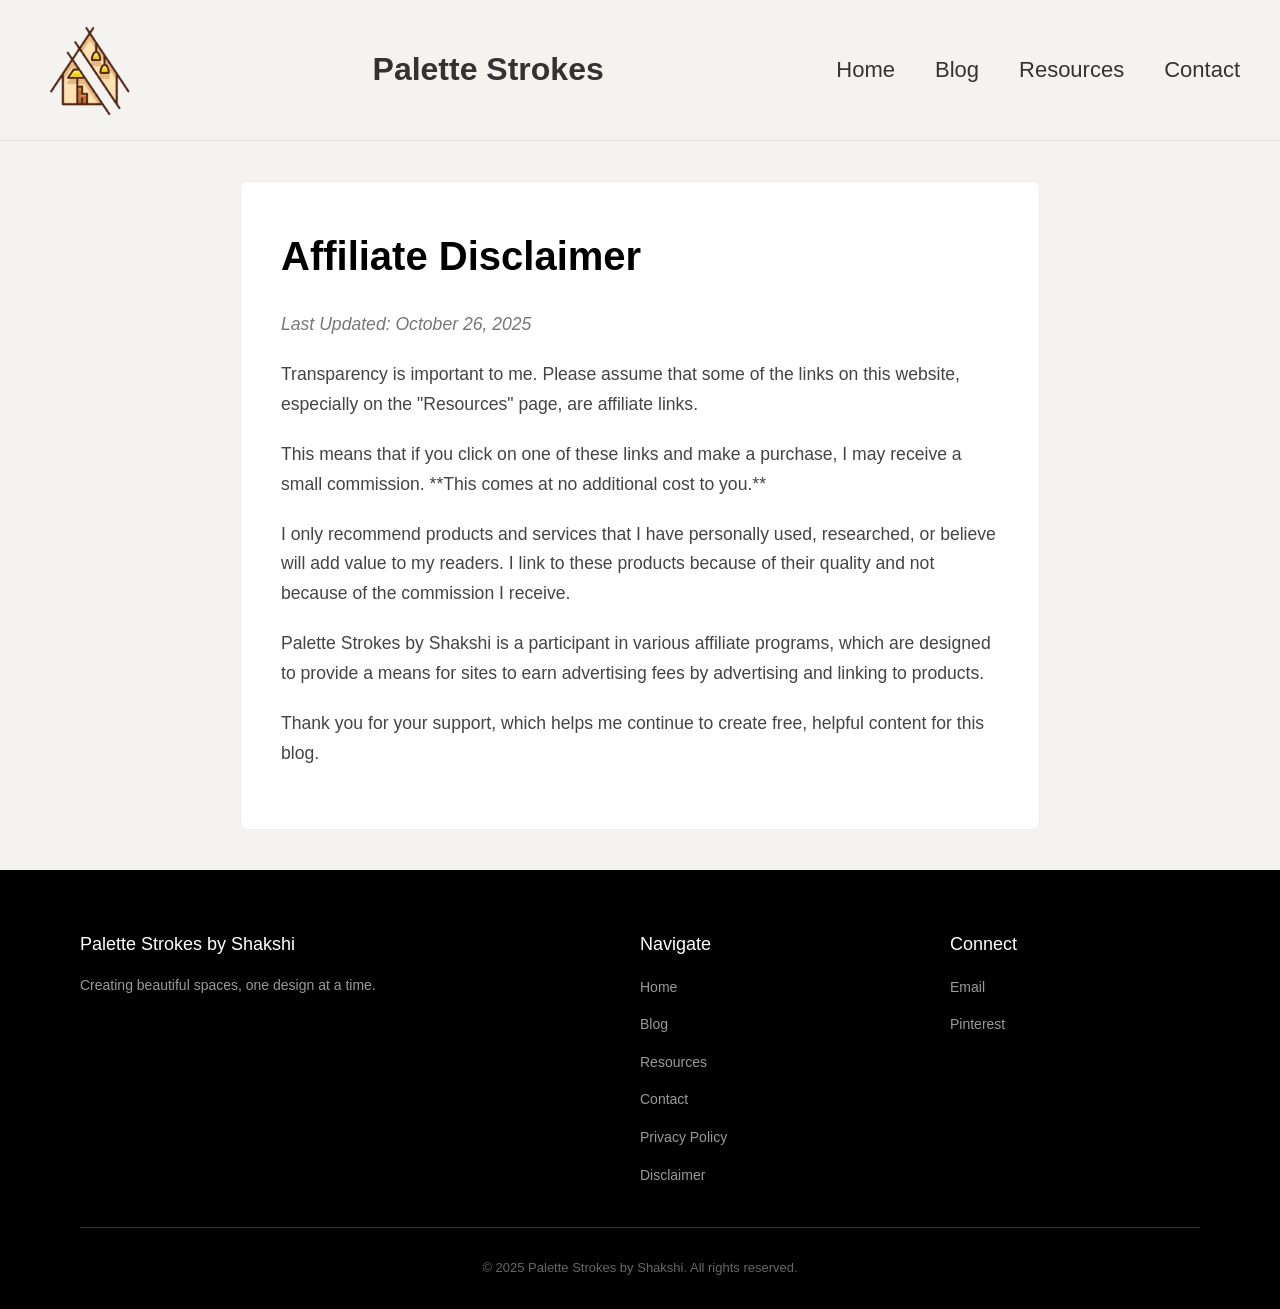
<file: disclaimer.html>
<!DOCTYPE html>
<html lang="en">
<head>
  <meta charset="UTF-8">
  <meta name="viewport" content="width=device-width, initial-scale=1.0">
  <title>Affiliate Disclaimer - Palette Strokes by Shakshi</title>
  <link rel="icon" href="images/logo.png">
  <link rel="stylesheet" href="css/styles.css">
  <style>
    /* Styles for simple content pages */
    .content-page {
      max-width: 800px;
      margin: 40px auto;
      padding: 40px;
      background-color: #fff;
      border-radius: 8px;
      line-height: 1.7;
    }
    .content-page h1 {
      font-size: 2.5rem;
      font-weight: 700;
      margin-bottom: 20px;
    }
    .content-page p {
      margin-bottom: 20px;
      color: #444;
      font-size: 1.1rem;
    }
  </style>
</head>
<body>
  <!-- Header -->
  <header>
    <a href="index.html" class="logo"><img src="images/logo.png" alt="Palette Strokes by Shakshi"></a>
    <h1 class="site-title">Palette Strokes</h1>
    <nav>
      <ul>
        <li><a href="index.html">Home</a></li>
        <li><a href="blog.html">Blog</a></li>
        <li><a href="resources.html">Resources</a></li>
        <li><a href="contact.html">Contact</a></li>
      </ul>
    </nav>
  </header>

  <!-- Main Content -->
  <main>
    <div class="content-page">
      <h1>Affiliate Disclaimer</h1>
      <p><em>Last Updated: October 26, 2025</em></p>
      
      <p>Transparency is important to me. Please assume that some of the links on this website, especially on the "Resources" page, are affiliate links. </p>

      <p>This means that if you click on one of these links and make a purchase, I may receive a small commission. **This comes at no additional cost to you.**</p>

      <p>I only recommend products and services that I have personally used, researched, or believe will add value to my readers. I link to these products because of their quality and not because of the commission I receive.</p>

      <p>Palette Strokes by Shakshi is a participant in various affiliate programs, which are designed to provide a means for sites to earn advertising fees by advertising and linking to products.</p>

      <p>Thank you for your support, which helps me continue to create free, helpful content for this blog.</p>
    </div>
  </main>

  <!-- Footer -->
  <footer class="footer-component">
    <div class="footer-content">
      <div class="footer-section">
        <h3>Palette Strokes by Shakshi</h3>
        <p>Creating beautiful spaces, one design at a time.</p>
      </div>
      <div class="footer-section">
        <h3>Navigate</h3>
        <ul>
          <li><a href="index.html">Home</a></li>
          <li><a href="blog.html">Blog</a></li>
          <li><a href="resources.html">Resources</a></li>
          <li><a href="contact.html">Contact</a></li>
          <li><a href="privacy.html">Privacy Policy</a></li>
          <li><a href="disclaimer.html">Disclaimer</a></li>
        </ul>
      </div>
      <div class="footer-section">
        <h3>Connect</h3>
        <ul>
          <li><a href="mailto:palettestrokesbyshakshi@gmail.com">Email</a></li>
          <li><a href="https://in.pinterest.com/PaletteStrokesByShakshi/">Pinterest</a></li>
        </ul>
      </div>
    </div>
    <div class="footer-bottom">
      <p>© 2025 Palette Strokes by Shakshi. All rights reserved.</p>
    </div>
  </footer>

  <script src="js/main.js" type="module"></script>
</body>
</html>
</file>
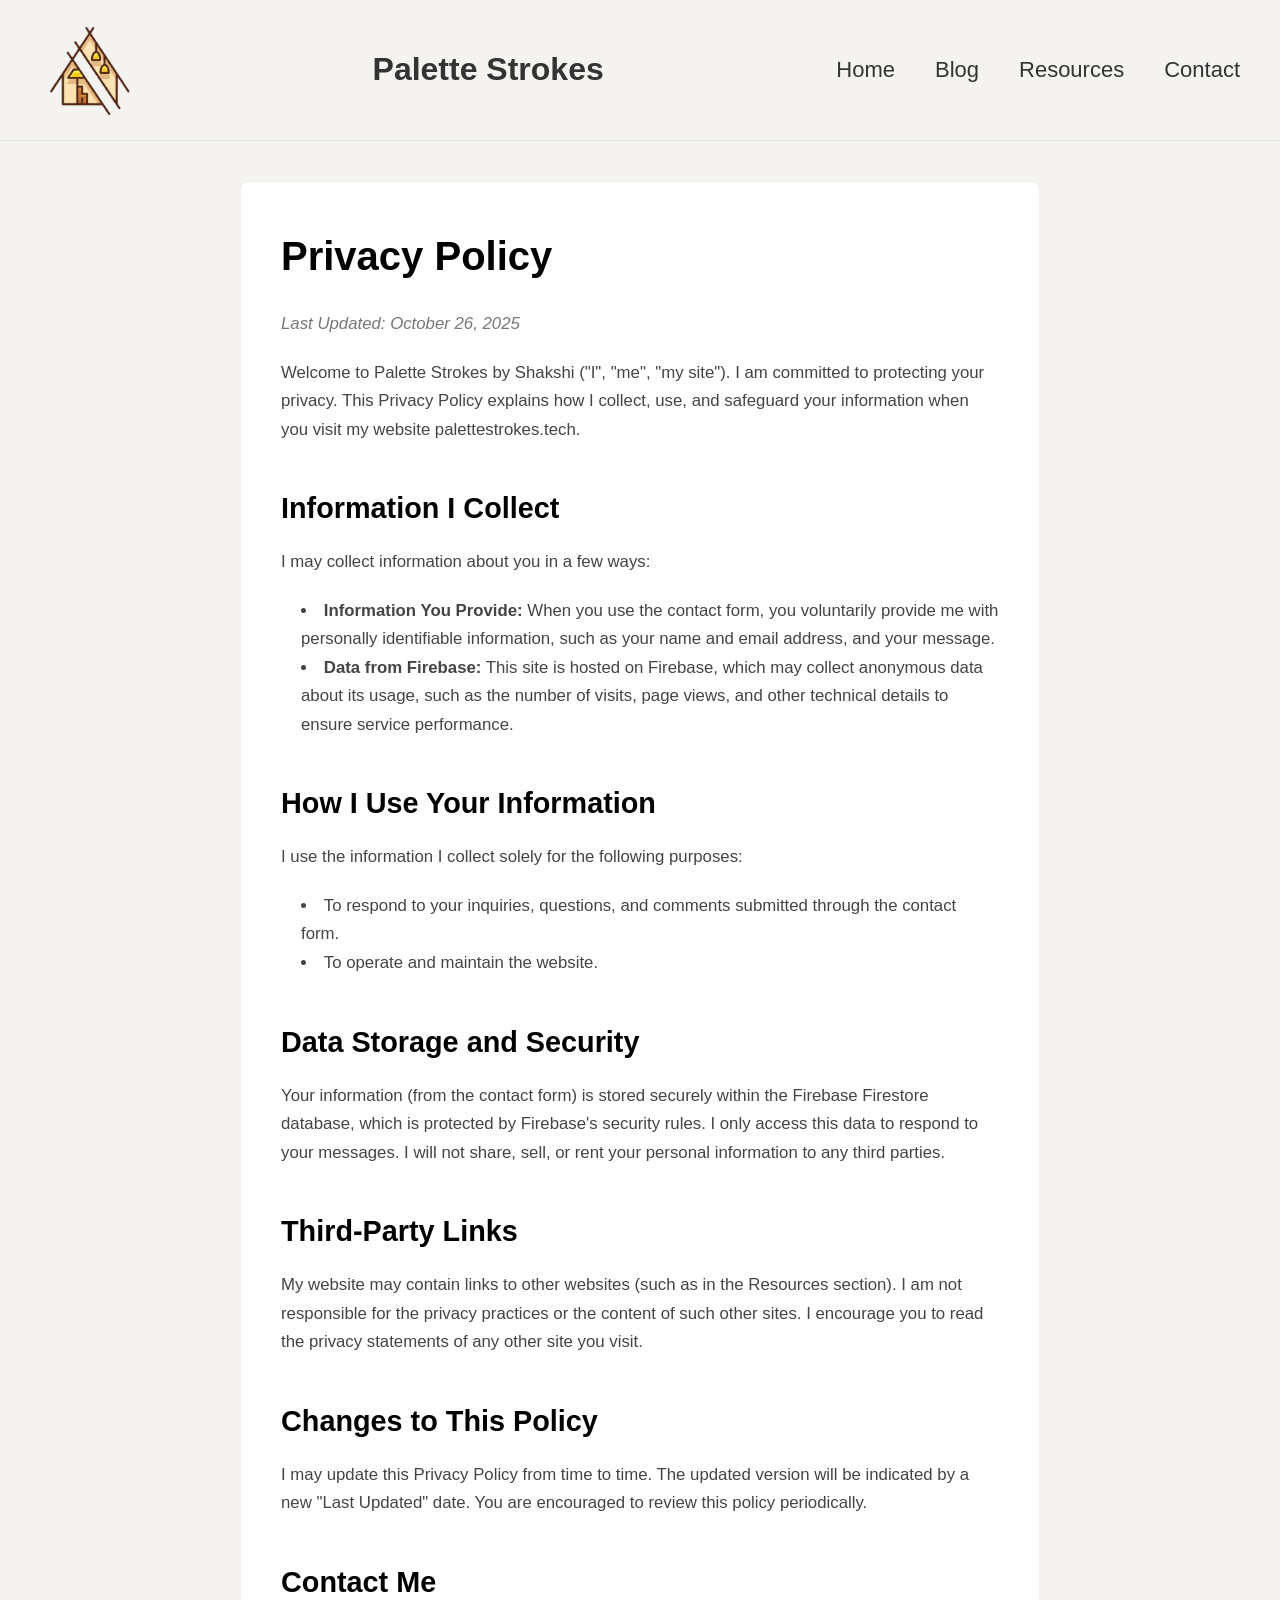
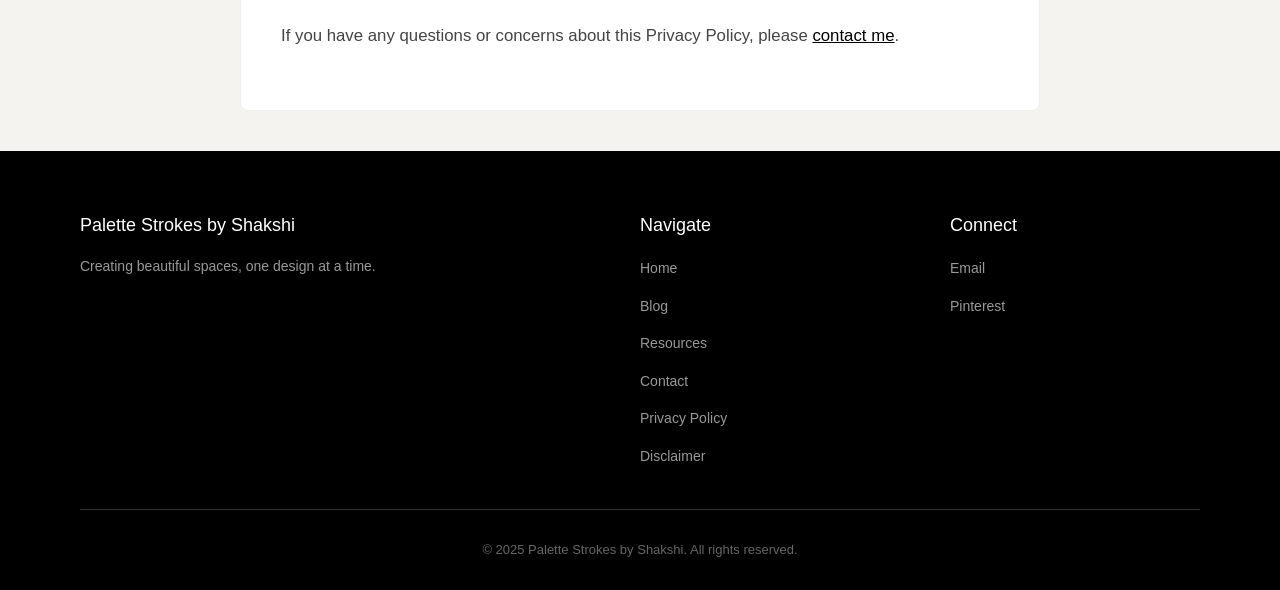
<file: privacy.html>
<!DOCTYPE html>
<html lang="en">
<head>
  <meta charset="UTF-8">
  <meta name="viewport" content="width=device-width, initial-scale=1.0">
  <title>Privacy Policy - Palette Strokes by Shakshi</title>
  <link rel="icon" href="images/logo.png">
  <link rel="stylesheet" href="css/styles.css">
  <style>
    /* Styles for simple content pages */
    .content-page {
      max-width: 800px;
      margin: 40px auto;
      padding: 40px;
      background-color: #fff;
      border-radius: 8px;
      line-height: 1.7;
    }
    .content-page h1 {
      font-size: 2.5rem;
      font-weight: 700;
      margin-bottom: 20px;
    }
    .content-page h2 {
      font-size: 1.8rem;
      font-weight: 600;
      margin-top: 40px;
      margin-bottom: 15px;
    }
    .content-page p, .content-page ul {
      margin-bottom: 20px;
      color: #444;
    }
    .content-page ul {
      list-style-position: inside;
    }
  </style>
</head>
<body>
  <!-- Header -->
  <header>
    <a href="index.html" class="logo"><img src="images/logo.png" alt="Palette Strokes by Shakshi"></a>
    <h1 class="site-title">Palette Strokes</h1>
    <nav>
      <ul>
        <li><a href="index.html">Home</a></li>
        <li><a href="blog.html">Blog</a></li>
        <li><a href="resources.html">Resources</a></li>
        <li><a href="contact.html">Contact</a></li>
      </ul>
    </nav>
  </header>

  <!-- Main Content -->
  <main>
    <div class="content-page">
      <h1>Privacy Policy</h1>
      <p><em>Last Updated: October 26, 2025</em></p>
      
      <p>Welcome to Palette Strokes by Shakshi ("I", "me", "my site"). I am committed to protecting your privacy. This Privacy Policy explains how I collect, use, and safeguard your information when you visit my website palettestrokes.tech.</p>

      <h2>Information I Collect</h2>
      <p>I may collect information about you in a few ways:</p>
      <ul>
        <li><strong>Information You Provide:</strong> When you use the contact form, you voluntarily provide me with personally identifiable information, such as your name and email address, and your message.</li>
        <li><strong>Data from Firebase:</strong> This site is hosted on Firebase, which may collect anonymous data about its usage, such as the number of visits, page views, and other technical details to ensure service performance.</li>
      </ul>

      <h2>How I Use Your Information</h2>
      <p>I use the information I collect solely for the following purposes:</p>
      <ul>
        <li>To respond to your inquiries, questions, and comments submitted through the contact form.</li>
        <li>To operate and maintain the website.</li>
      </ul>

      <h2>Data Storage and Security</h2>
      <p>Your information (from the contact form) is stored securely within the Firebase Firestore database, which is protected by Firebase's security rules. I only access this data to respond to your messages. I will not share, sell, or rent your personal information to any third parties.</p>

      <h2>Third-Party Links</h2>
      <p>My website may contain links to other websites (such as in the Resources section). I am not responsible for the privacy practices or the content of such other sites. I encourage you to read the privacy statements of any other site you visit.</p>

      <h2>Changes to This Policy</h2>
      <p>I may update this Privacy Policy from time to time. The updated version will be indicated by a new "Last Updated" date. You are encouraged to review this policy periodically.</p>

      <h2>Contact Me</h2>
      <p>If you have any questions or concerns about this Privacy Policy, please <a href="contact.html">contact me</a>.</p>
    </div>
  </main>

  <!-- Footer -->
  <footer class="footer-component">
    <div class="footer-content">
      <div class="footer-section">
        <h3>Palette Strokes by Shakshi</h3>
        <p>Creating beautiful spaces, one design at a time.</p>
      </div>
      <div class="footer-section">
        <h3>Navigate</h3>
        <ul>
          <li><a href="index.html">Home</a></li>
          <li><a href="blog.html">Blog</a></li>
          <li><a href="resources.html">Resources</a></li>
          <li><a href="contact.html">Contact</a></li>
          <li><a href="privacy.html">Privacy Policy</a></li>
          <li><a href="disclaimer.html">Disclaimer</a></li>
        </ul>
      </div>
      <div class="footer-section">
        <h3>Connect</h3>
        <ul>
          <li><a href="mailto:palettestrokesbyshakshi@gmail.com">Email</a></li>
          <li><a href="https://in.pinterest.com/PaletteStrokesByShakshi/">Pinterest</a></li>
        </ul>
      </div>
    </div>
    <div class="footer-bottom">
      <p>© 2025 Palette Strokes by Shakshi. All rights reserved.</p>
    </div>
  </footer>

  <script src="js/main.js" type="module"></script>
</body>
</html>
</file>
<file: css/styles.css>
/* --- RESET & GLOBALS --- */
* {
  margin: 0;
  padding: 0;
  box-sizing: border-box;
}

body {
  font-family: -apple-system, BlinkMacSystemFont, 'Segoe UI', Roboto, Oxygen, Ubuntu, Cantarell, sans-serif;
  background-color: #f5f3f0;
  color: #333;
  line-height: 1.6;
}

/* --- HEADER & NAVIGATION --- */
header {
  display: flex;
  justify-content: space-between;
  align-items: center;
  padding: 20px 40px;
  background-color: #f5f3f0;
  border-bottom: 1px solid #e0e0e0;
}

.logo {
  font-size: 18px;
  font-weight: 400;
  color: #000;
  text-decoration: none;
}

nav ul {
  display: flex;
  list-style: none;
  gap: 40px;
}

nav a {
  text-decoration: none;
  color: #333;
  font-size: 22px;
  transition: opacity 0.3s;
}

nav a:hover,
nav a.active-nav-link {
  opacity: 0.7;
  font-weight: 500;
}

/* --- HERO SECTION --- */
.hero {
  display: flex;
  align-items: center;
  justify-content: space-between;
  padding: 80px 80px;
  gap: 60px;
}

.hero-content {
  flex: 1;
}

.hero h1 {
  font-size: 72px;
  font-weight: 400;
  line-height: 1.1;
  margin-bottom: 30px;
  letter-spacing: -2px;
}

.hero-image {
  flex: 1;
  max-width: 600px;
}

.hero-image img {
  width: 100%;
  height: auto;
  border-radius: 8px;
}

.btn {
  display: inline-flex;
  align-items: center;
  gap: 10px;
  padding: 12px 24px;
  background-color: transparent;
  border: 1px solid #000;
  color: #000;
  text-decoration: none;
  font-size: 14px;
  border-radius: 4px;
  transition: all 0.3s;
  cursor: pointer;
}

.btn:hover {
  background-color: #000;
  color: #fff;
}

/* --- GENERAL SECTIONS --- */
.section {
  padding: 80px 80px;
  text-align: center;
}

.section-title {
  font-size: 48px;
  font-weight: 400;
  margin-bottom: 20px;
  letter-spacing: -1px;
}

.section-subtitle {
  font-size: 16px;
  color: #666;
  margin-bottom: 60px;
  max-width: 600px;
  margin-left: auto;
  margin-right: auto;
}

/* --- FEATURE CARDS (HOME) --- */
.features {
  display: grid;
  grid-template-columns: repeat(3, 1fr);
  gap: 40px;
  margin-top: 60px;
}

.feature-card {
  text-align: left;
  padding: 30px;
  background: #fff;
  border-radius: 8px;
  transition: transform 0.3s;
}

.feature-card:hover {
  transform: translateY(-5px);
}

.feature-icon {
  width: 40px;
  height: 40px;
  background: #000;
  border-radius: 8px;
  display: flex;
  align-items: center;
  justify-content: center;
  margin-bottom: 20px;
}

.feature-card h3 {
  font-size: 24px;
  font-weight: 400;
  margin-bottom: 15px;
}

.feature-card p {
  color: #666;
  font-size: 14px;
  margin-bottom: 20px;
}

.feature-card a {
  color: #000;
  text-decoration: none;
  font-size: 14px;
  display: inline-flex;
  align-items: center;
  gap: 8px;
}

/* --- ABOUT SECTION (HOME) --- */
.about {
  background: #fff;
  padding: 80px;
  margin: 80px;
  border-radius: 8px;
  text-align: center;
}

.about h2 {
  font-size: 56px;
  font-weight: 400;
  margin-bottom: 30px;
}

.about p {
  font-size: 16px;
  color: #666;
  max-width: 800px;
  margin: 0 auto 20px;
}

.about .btn {
  margin-top: 30px;
}

/* --- BLOG PAGE --- */
.blog-header {
  text-align: center;
  padding: 80px 80px 40px;
}

.blog-header h1 {
  font-size: 56px;
  font-weight: 400;
  margin-bottom: 20px;
}

.search-box {
  max-width: 400px;
  margin: 40px auto;
  position: relative;
}

.search-box input {
  width: 100%;
  padding: 12px 40px 12px 40px;
  border: 1px solid #ddd;
  border-radius: 4px;
  font-size: 14px;
}

.search-icon {
  position: absolute;
  left: 15px;
  top: 50%;
  transform: translateY(-50%);
  color: #999;
}

.blog-grid {
  display: grid;
  grid-template-columns: repeat(3, 1fr);
  gap: 40px;
  padding: 40px 80px 80px;
}

.blog-card {
  background: #fff;
  border-radius: 8px;
  overflow: hidden;
  transition: transform 0.3s;
  display: flex;
  flex-direction: column;
}

.blog-card:hover {
  transform: translateY(-5px);
}

.blog-image {
  width: 100%;
  height: 250px;
  object-fit: cover;
  background-color: #eee;
}

.blog-content {
  padding: 25px;
  flex-grow: 1;
  display: flex;
  flex-direction: column;
}

.blog-meta {
  display: flex;
  gap: 15px;
  font-size: 12px;
  color: #999;
  margin-bottom: 15px;
  flex-wrap: wrap;
}

.blog-card h3 {
  font-size: 20px;
  font-weight: 400;
  margin-bottom: 15px;
  line-height: 1.4;
}

.blog-card p {
  font-size: 14px;
  color: #666;
  margin-bottom: 20px;
  flex-grow: 1;
}

.blog-card a {
  color: #000;
  text-decoration: none;
  font-size: 14px;
  display: inline-flex;
  align-items: center;
  gap: 8px;
  margin-top: auto;
}

/* --- RESOURCES PAGE --- */
.resources-header {
  text-align: center;
  padding: 80px 80px 40px;
}

.filter-bar {
  display: flex;
  justify-content: center;
  flex-wrap: wrap;
  gap: 20px;
  margin: 40px 0;
}

.filter-bar input {
  flex: 1;
  min-width: 200px;
  max-width: 400px;
  padding: 12px 40px;
  border: 1px solid #ddd;
  border-radius: 4px;
  font-size: 14px;
}

.filter-bar select {
  padding: 12px 20px;
  border: 1px solid #ddd;
  border-radius: 4px;
  font-size: 14px;
  background: #fff;
}

.product-grid {
  display: grid;
  grid-template-columns: repeat(4, 1fr);
  gap: 30px;
  padding: 40px 80px 80px;
}

.product-card {
  background: #fff;
  border-radius: 8px;
  overflow: hidden;
  transition: transform 0.3s;
  display: flex;
  flex-direction: column;
}

.product-card:hover {
  transform: translateY(-5px);
}

.product-image {
  width: 100%;
  height: 200px;
  object-fit: cover;
  background-color: #eee;
}

.product-info {
  padding: 20px;
  flex-grow: 1;
  display: flex;
  flex-direction: column;
}

.product-header {
  display: flex;
  justify-content: space-between;
  align-items: start;
  margin-bottom: 10px;
  gap: 10px;
}

.product-card h3 {
  font-size: 16px;
  font-weight: 400;
  flex: 1;
}

.product-tag {
  background: #f0f0f0;
  padding: 4px 12px;
  border-radius: 12px;
  font-size: 11px;
  color: #666;
  white-space: nowrap;
}

.product-author {
  font-size: 12px;
  color: #999;
  margin-bottom: 10px;
}

.product-card p {
  font-size: 13px;
  color: #666;
  margin-bottom: 15px;
  line-height: 1.5;
  flex-grow: 1;
}

.product-btn {
  width: 100%;
  padding: 10px;
  border: 1px solid #ddd;
  background: transparent;
  border-radius: 4px;
  font-size: 13px;
  cursor: pointer;
  transition: all 0.3s;
  display: flex;
  align-items: center;
  justify-content: center;
  gap: 8px;
  text-decoration: none;
  color: #000;
  margin-top: auto;
}

.product-btn:hover {
  background: #000;
  color: #fff;
  border-color: #000;
}

/* --- CONTACT PAGE --- */
.contact-hero {
  text-align: center;
  padding: 80px 80px 60px;
}

.contact-hero h1 {
  font-size: 56px;
  font-weight: 400;
  margin-bottom: 20px;
}

.contact-hero p {
  font-size: 16px;
  color: #666;
}

.contact-container {
  display: grid;
  grid-template-columns: 1fr 1fr;
  gap: 60px;
  padding: 40px 80px 80px;
  max-width: 1400px;
  margin: 0 auto;
}

.contact-form-section h2,
.contact-methods h2 {
  font-size: 32px;
  font-weight: 400;
  margin-bottom: 15px;
}

.contact-form-section p,
.contact-methods p {
  color: #666;
  margin-bottom: 30px;
}

.contact-form {
  background: #fff;
  padding: 40px;
  border-radius: 8px;
}

.contact-form h3 {
  font-size: 24px;
  font-weight: 400;
  margin-bottom: 10px;
}

.contact-form > p {
  font-size: 14px;
  color: #666;
  margin-bottom: 30px;
}

.form-row {
  display: grid;
  grid-template-columns: 1fr 1fr;
  gap: 20px;
  margin-bottom: 20px;
}

.form-group {
  margin-bottom: 20px;
  position: relative;
}

.form-group label {
  display: block;
  margin-bottom: 8px;
  font-size: 14px;
  color: #333;
}

.form-group input,
.form-group textarea,
.form-group select {
  width: 100%;
  padding: 12px;
  border: 1px solid #ddd;
  border-radius: 4px;
  font-size: 14px;
  font-family: inherit;
  background-color: #fff;
  -webkit-appearance: none;
  appearance: none;
}

.form-group textarea {
  min-height: 120px;
  resize: vertical;
}

.submit-btn {
  width: 100%;
  padding: 14px;
  background: #000;
  color: #fff;
  border: none;
  border-radius: 4px;
  font-size: 14px;
  cursor: pointer;
  transition: opacity 0.3s;
}

.submit-btn:hover {
  opacity: 0.8;
}

.submit-btn.loading {
  opacity: 0.7;
  cursor: wait;
}

.contact-method {
  background: #fff;
  padding: 30px;
  border-radius: 8px;
  margin-bottom: 20px;
}

.method-header {
  display: flex;
  align-items: center;
  gap: 15px;
  margin-bottom: 15px;
}

.method-icon {
  width: 40px;
  height: 40px;
  background: #000;
  border-radius: 8px;
  display: flex;
  align-items: center;
  justify-content: center;
  color: #fff;
  flex-shrink: 0;
}

.contact-method h3 {
  font-size: 20px;
  font-weight: 400;
}

.contact-method p {
  font-size: 14px;
  color: #666;
  margin-bottom: 15px;
}

.contact-method a {
  color: #000;
  text-decoration: none;
  font-size: 14px;
  word-break: break-all;
}

/* --- FOOTER --- */
footer {
  background: #000;
  color: #fff;
  padding: 60px 80px 30px;
}

.footer-content {
  display: grid;
  grid-template-columns: 2fr 1fr 1fr;
  gap: 60px;
  margin-bottom: 40px;
}

.footer-section h3 {
  font-size: 18px;
  font-weight: 400;
  margin-bottom: 15px;
}

.footer-section p {
  font-size: 14px;
  color: #999;
}

.footer-section ul {
  list-style: none;
}

.footer-section ul li {
  margin-bottom: 12px;
}

.footer-section a {
  color: #999;
  text-decoration: none;
  font-size: 14px;
  transition: color 0.3s;
}

.footer-section a:hover {
  color: #fff;
}

.footer-bottom {
  text-align: center;
  padding-top: 30px;
  border-top: 1px solid #333;
  font-size: 13px;
  color: #666;
}

.wix-badge {
  position: fixed;
  bottom: 20px;
  right: 20px;
  background: #fff;
  padding: 8px 16px;
  border-radius: 4px;
  font-size: 12px;
  box-shadow: 0 2px 10px rgba(0,0,0,0.1);
  z-index: 100;
}

/* --- ADMIN PAGE STYLES --- */
.admin-container {
  max-width: 1400px;
  margin: 0 auto;
  padding: 40px 80px 80px;
}

.admin-header {
  text-align: center;
  padding: 60px 80px 40px;
}

.admin-header h1 {
  font-size: 48px;
  font-weight: 400;
  margin-bottom: 15px;
}

.stats-grid {
  display: grid;
  grid-template-columns: repeat(3, 1fr);
  gap: 30px;
  margin-bottom: 50px;
}

.stat-card {
  background: #fff;
  padding: 40px 30px;
  border-radius: 8px;
  text-align: center;
  transition: transform 0.3s;
}

.stat-card:hover {
  transform: translateY(-5px);
}

.stat-number {
  font-size: 48px;
  font-weight: 400;
  margin-bottom: 10px;
  color: #000;
}

.stat-label {
  font-size: 14px;
  color: #666;
  text-transform: uppercase;
  letter-spacing: 1px;
}

.auth-notice {
  background: #fff;
  padding: 40px;
  border-radius: 8px;
  text-align: center;
  margin-bottom: 50px;
  border: 2px solid #f0f0f0;
}

.auth-icon {
  width: 60px;
  height: 60px;
  background: #000;
  border-radius: 50%;
  display: flex;
  align-items: center;
  justify-content: center;
  margin: 0 auto 20px;
  color: #fff;
  flex-shrink: 0;
}

.auth-notice h3 {
  font-size: 24px;
  font-weight: 400;
  margin-bottom: 15px;
}

.auth-notice p {
  font-size: 14px;
  color: #666;
  max-width: 600px;
  margin: 0 auto;
}

.admin-section {
  margin-bottom: 60px;
}

.admin-section-title {
  font-size: 32px;
  font-weight: 400;
  margin-bottom: 30px;
  padding-bottom: 15px;
  border-bottom: 2px solid #ddd;
}

.admin-form {
  background: #fff;
  padding: 40px;
  border-radius: 8px;
  margin-bottom: 40px;
  box-shadow: 0 2px 10px rgba(0,0,0,0.05);
}

.admin-form h3 {
  font-size: 24px;
  font-weight: 400;
  margin-bottom: 30px;
  padding-bottom: 20px;
  border-bottom: 1px solid #eee;
}

.form-section {
  margin-bottom: 35px;
  padding-bottom: 35px;
  border-bottom: 1px solid #f0f0f0;
}

.form-section:last-of-type {
  border-bottom: none;
  margin-bottom: 0;
  padding-bottom: 0;
}

.form-section-title {
  font-size: 16px;
  font-weight: 500;
  margin-bottom: 20px;
  color: #666;
  text-transform: uppercase;
  letter-spacing: 1px;
}

.items-list {
  background: #fff;
  padding: 40px;
  border-radius: 8px;
  box-shadow: 0 2px 10px rgba(0,0,0,0.05);
  min-height: 100px;
}

.items-list h3 {
  font-size: 24px;
  font-weight: 400;
  margin-bottom: 30px;
  padding-bottom: 20px;
  border-bottom: 1px solid #eee;
}

.item-row {
  display: flex;
  justify-content: space-between;
  align-items: center;
  padding: 25px;
  border: 1px solid #eee;
  border-radius: 8px;
  margin-bottom: 15px;
  transition: all 0.3s;
  background: #fafafa;
}

.item-row:hover {
  background: #fff;
  box-shadow: 0 2px 8px rgba(0,0,0,0.08);
  transform: translateX(5px);
}

.item-info {
  flex: 1;
  margin-right: 20px;
}

.item-info h4 {
  font-size: 16px;
  font-weight: 500;
  margin-bottom: 8px;
  color: #000;
}

.item-info p {
  font-size: 13px;
  color: #999;
  margin: 0;
}

.item-actions {
  display: flex;
  gap: 12px;
  align-items: center;
  flex-shrink: 0;
}

.edit-btn, 
.delete-btn {
  padding: 10px 20px;
  border: 1px solid #ddd;
  background: #fff;
  border-radius: 4px;
  font-size: 13px;
  text-decoration: none;
  color: #333;
  transition: all 0.3s;
  display: inline-block;
  cursor: pointer;
}

.edit-btn:hover {
  background: #000;
  color: #fff;
  border-color: #000;
}

.delete-btn {
  border-color: #ff4444;
  color: #ff4444;
}

.delete-btn:hover {
  background: #ff4444;
  color: #fff;
}

/* --- BLOG POST PAGE (post.html) --- */
.blog-post-container {
  max-width: 800px; /* Centered content area */
  margin: 40px auto;
  padding: 20px 40px; /* Added horizontal padding for mobile */
}
.post-title {
  font-size: 2.8rem; /* 44px */
  font-weight: 700;
  color: #333;
  line-height: 1.2;
  margin-bottom: 15px;
}
.post-meta {
  font-size: 0.9rem; /* 14px */
  color: #777;
  margin-bottom: 30px;
}
.post-meta span {
  margin-right: 15px;
}
.post-header-image {
  width: 100%;
  height: auto;
  border-radius: 8px;
  margin-bottom: 30px;
  object-fit: cover;
  max-height: 450px;
  background-color: #eee;
}
.post-content {
  font-size: 1.1rem; /* 18px */
  line-height: 1.7;
  color: #444;
}
.post-content h2 {
  font-size: 1.8rem; /* 28px */
  font-weight: 600;
  margin-top: 40px;
  margin-bottom: 15px;
}
.post-content h3 {
  font-size: 1.4rem; /* 22px */
  font-weight: 600;
  margin-top: 30px;
  margin-bottom: 10px;
}
.post-content p {
  margin-bottom: 20px;
}
.post-content ul, .post-content ol {
  margin-left: 20px;
  margin-bottom: 20px;
  padding-left: 1.2em;
}
 .post-content li {
  margin-bottom: 10px;
}
.post-content a {
  color: #000;
  text-decoration: underline;
}
.post-content blockquote {
  border-left: 4px solid #ddd;
  padding-left: 20px;
  margin: 20px 0;
  font-style: italic;
  color: #666;
}
.back-link {
  display: inline-block;
  margin-bottom: 20px;
  color: #555;
  text-decoration: none;
  font-weight: 500;
}
.back-link:hover {
  color: #000;
}

/* --- RESPONSIVE --- */
@media (max-width: 1024px) {
  .blog-grid,
  .product-grid {
    grid-template-columns: repeat(2, 1fr);
  }
  
  .features {
    grid-template-columns: repeat(2, 1fr);
  }
  
  .contact-container {
    grid-template-columns: 1fr;
  }
  
  .admin-container {
    padding: 40px 40px;
  }
  
  .stats-grid {
    grid-template-columns: repeat(2, 1fr);
    gap: 20px;
  }
  
  .item-row {
    flex-direction: column;
    align-items: flex-start;
    gap: 15px;
  }
  
  .item-actions {
    width: 100%;
    justify-content: flex-start;
  }
}

@media (max-width: 768px) {
  header {
    padding: 20px 40px;
    flex-direction: column;
    align-items: flex-start;
    gap: 15px;
  }
  
  nav ul {
    gap: 20px;
    flex-direction: column;
    width: 100%;
  }
  
  /* Mobile nav toggling */
  nav {
    display: none;
    width: 100%;
  }
  nav.nav-active {
    display: block;
  }
  .mobile-menu-btn {
    display: block;
    position: absolute;
    top: 25px;
    right: 40px;
    font-size: 24px;
    background: none;
    border: none;
    cursor: pointer;
  }

  .hero {
    flex-direction: column;
    padding: 40px 40px;
  }
  
  .hero h1 {
    font-size: 48px;
  }
  
  .section, .about {
    padding: 60px 40px;
    margin: 40px 0;
  }
  
  .blog-grid,
  .product-grid,
  .features {
    grid-template-columns: 1fr;
    padding: 40px 40px;
  }
  
  .form-row {
    grid-template-columns: 1fr;
    margin-bottom: 0;
  }
  
  footer {
    padding: 40px 40px 20px;
  }
  
  .footer-content {
    grid-template-columns: 1fr;
    gap: 30px;
  }
  
  .admin-header {
    padding: 40px 40px 30px;
  }
  
  .admin-header h1 {
    font-size: 36px;
  }
  
  .stats-grid {
    grid-template-columns: 1fr;
    gap: 15px;
  }
  
  .admin-form,
  .items-list {
    padding: 30px 20px;
  }
  
  .admin-section-title {
    font-size: 24px;
  }
  
  .blog-post-container {
    padding: 20px 20px; /* Tighter padding on mobile */
  }
  .post-title {
    font-size: 2.2rem; /* Smaller title */
  }
  .post-content {
    font-size: 1rem; /* Smaller text */
  }
}

/* --- NEW HELPER CLASSES (Notifications, Modals, Skeletons) --- */

/* Notifications */
.notification {
  position: fixed;
  bottom: 20px;
  left: 50%;
  transform: translate(-50%, 100px);
  background-color: #333;
  color: #fff;
  padding: 14px 24px;
  border-radius: 4px;
  font-size: 14px;
  z-index: 1001;
  transition: transform 0.3s ease-in-out;
  box-shadow: 0 4px 15px rgba(0,0,0,0.2);
}
.notification.show {
  transform: translate(-50%, 0);
}
.notification.notification-success {
  background-color: #4CAF50;
}
.notification.notification-error {
  background-color: #ff4444;
}

/* Success Message (Contact) */
.success-message {
  position: fixed;
  top: 0;
  left: 0;
  right: 0;
  bottom: 0;
  background: rgba(0,0,0,0.5);
  display: flex;
  align-items: center;
  justify-content: center;
  z-index: 1000;
  opacity: 0;
  visibility: hidden;
  transition: opacity 0.3s, visibility 0.3s;
}
.success-message.show {
  opacity: 1;
  visibility: visible;
}
.success-content {
  background: #fff;
  padding: 40px 50px;
  border-radius: 8px;
  text-align: center;
  transform: scale(0.9);
  transition: transform 0.3s;
}
.success-message.show .success-content {
  transform: scale(1);
}
.success-icon {
  width: 60px;
  height: 60px;
  background: #4CAF50;
  color: #fff;
  font-size: 36px;
  font-weight: bold;
  border-radius: 50%;
  display: flex;
  align-items: center;
  justify-content: center;
  margin: 0 auto 20px;
}
.success-content h3 {
  font-size: 24px;
  font-weight: 400;
  margin-bottom: 10px;
}
.success-content p {
  font-size: 14px;
  color: #666;
}

/* Form Errors */
.form-group input.error,
.form-group textarea.error {
  border-color: #ff4444;
}
.error-message {
  font-size: 12px;
  color: #ff4444;
  margin-top: 5px;
}
.char-count {
  font-size: 12px;
  color: #999;
  text-align: right;
  margin-top: 5px;
}

/* Back to Top Button */
.back-to-top {
  position: fixed;
  bottom: 20px;
  right: 20px;
  width: 40px;
  height: 40px;
  background: #000;
  color: #fff;
  border: none;
  border-radius: 50%;
  font-size: 20px;
  cursor: pointer;
  z-index: 99;
  opacity: 0;
  visibility: hidden;
  transform: translateY(20px);
  transition: all 0.3s;
}
.back-to-top.visible {
  opacity: 1;
  visibility: visible;
  transform: translateY(0);
}
.back-to-top:hover {
  opacity: 0.8;
}
/* Move wix badge */
.wix-badge {
  right: 70px;
}

/* Login Modal */
.login-modal {
  position: fixed;
  top: 0;
  left: 0;
  right: 0;
  bottom: 0;
  z-index: 1000;
  display: flex;
  align-items: center;
  justify-content: center;
  opacity: 0;
  visibility: hidden;
  transition: opacity 0.3s, visibility 0.3s;
}
.login-modal.show {
  opacity: 1;
  visibility: visible;
}
.modal-overlay {
  position: absolute;
  top: 0;
  left: 0;
  right: 0;
  bottom: 0;
  background: rgba(0,0,0,0.6);
}
.modal-content {
  background: #fff;
  padding: 40px;
  border-radius: 8px;
  width: 90%;
  max-width: 450px;
  position: relative;
  z-index: 1001;
  transform: scale(0.95);
  transition: transform 0.3s;
}
.login-modal.show .modal-content {
  transform: scale(1);
}
.modal-close {
  position: absolute;
  top: 15px;
  right: 15px;
  background: none;
  border: none;
  font-size: 24px;
  cursor: pointer;
  color: #999;
}
.modal-body h2 {
  font-size: 24px;
  font-weight: 400;
  margin-bottom: 10px;
  text-align: center;
}
.modal-body p {
  text-align: center;
  color: #666;
  margin-bottom: 30px;
}

/* --- LOADING SKELETONS --- */
@keyframes skeleton-pulse {
  0% { background-color: #eee; }
  50% { background-color: #e0e0e0; }
  100% { background-color: #eee; }
}

.loading-container {
  display: contents; /* Allows grid layout to apply to children */
}

/* Common Skeleton Card */
.skeleton-card {
  background: #fff;
  border-radius: 8px;
  overflow: hidden;
}
.skeleton-image {
  width: 100%;
  height: 250px;
  animation: skeleton-pulse 1.5s infinite ease-in-out;
}
.skeleton-content {
  padding: 25px;
}
.skeleton-meta {
  width: 60%;
  height: 12px;
  margin-bottom: 15px;
  animation: skeleton-pulse 1.5s infinite ease-in-out;
}
.skeleton-title {
  width: 80%;
  height: 20px;
  margin-bottom: 15px;
  animation: skeleton-pulse 1.5s infinite ease-in-out;
}
.skeleton-text {
  width: 100%;
  height: 14px;
  margin-bottom: 10px;
  animation: skeleton-pulse 1.5s infinite ease-in-out;
}
.skeleton-text.short {
  width: 70%;
}
.skeleton-link {
  width: 30%;
  height: 16px;
  margin-top: 20px;
  animation: skeleton-pulse 1.5s infinite ease-in-out;
}

/* Product Skeleton Adjustments */
.skeleton-card.product .skeleton-image {
  height: 200px;
}
.skeleton-card.product .skeleton-title.short {
  width: 70%;
  height: 16px;
}
.skeleton-card.product .skeleton-text.short {
  width: 40%;
  height: 12px;
}
.skeleton-card.product .skeleton-link.product-btn {
  width: 100%;
  height: 40px;
  margin-top: 15px;
  border-radius: 4px;
}

/* Blog Post Skeleton (post.html) */
.post-loading-skeleton .skeleton-title {
  height: 40px;
  width: 70%;
  margin-bottom: 20px;
}
.post-loading-skeleton .skeleton-meta {
  height: 14px;
  width: 40%;
  margin-bottom: 30px;
}
.post-loading-skeleton .skeleton-image {
  height: 400px;
  margin-bottom: 30px;
  border-radius: 8px;
}
.post-loading-skeleton .skeleton-text {
  margin-bottom: 15px;
}

.no-results-message {
  padding: 40px;
  text-align: center;
  color: #666;
  font-size: 16px;
  grid-column: 1 / -1; /* Span full grid width */
}

/* =========================================
   Legal & Content Page Styles
   ========================================= */

.content-page {
  max-width: 800px;
  margin: 40px auto;
  padding: 20px 40px 40px 40px; /* More padding on bottom */
  background-color: #fff;
  border-radius: 8px;
  line-height: 1.7;
  border: 1px solid #eee;
}
.content-page h1 {
  font-size: 2.5rem;
  font-weight: 700;
  margin-bottom: 10px;
  color: #000;
}
.content-page h2 {
  font-size: 1.8rem;
  font-weight: 600;
  margin-top: 40px;
  margin-bottom: 15px;
  color: #000;
}
.content-page p, .content-page ul {
  margin-bottom: 20px;
  color: #444;
  font-size: 1.05rem;
}
.content-page ul {
  list-style-position: outside;
  margin-left: 20px;
}
.content-page em {
  color: #777;
  font-style: italic;
}
.content-page a {
  color: #000;
  font-weight: 500;
  text-decoration: underline;
}

/* =========================================
   Affiliate Disclaimer Box
   ========================================= */

.affiliate-disclaimer-box {
  max-width: 90%;
  margin: 20px auto 40px auto;
  padding: 20px;
  background-color: #fdfdfd;
  border: 1px solid #eee;
  border-radius: 8px;
  text-align: center;
  font-size: 14px;
  color: #666;
  line-height: 1.6;
}
.affiliate-disclaimer-box strong {
  color: #333;
}
.disclaimer-link {
  font-weight: 600;
  color: #000;
  text-decoration: underline;
  white-space: nowrap; /* Prevents link from breaking awkwardly */
}

/* =========================================
   Footer Link Styles
   ========================================= */
.footer-section ul {
  list-style: none;
  padding: 0;
  margin: 0;
}
.footer-section ul li {
  margin-bottom: 12px;
}
.footer-section ul li:last-child {
  margin-bottom: 0;
}

/* =========================================
   Logo Styling
   ========================================= */
.logo {
  font-size: 0; /* Removes any text-related styling */
}

.logo img {
  height: 100px; /* You can change this number to make your logo bigger or smaller */
  width: auto;
  display: block;
}
</file>
